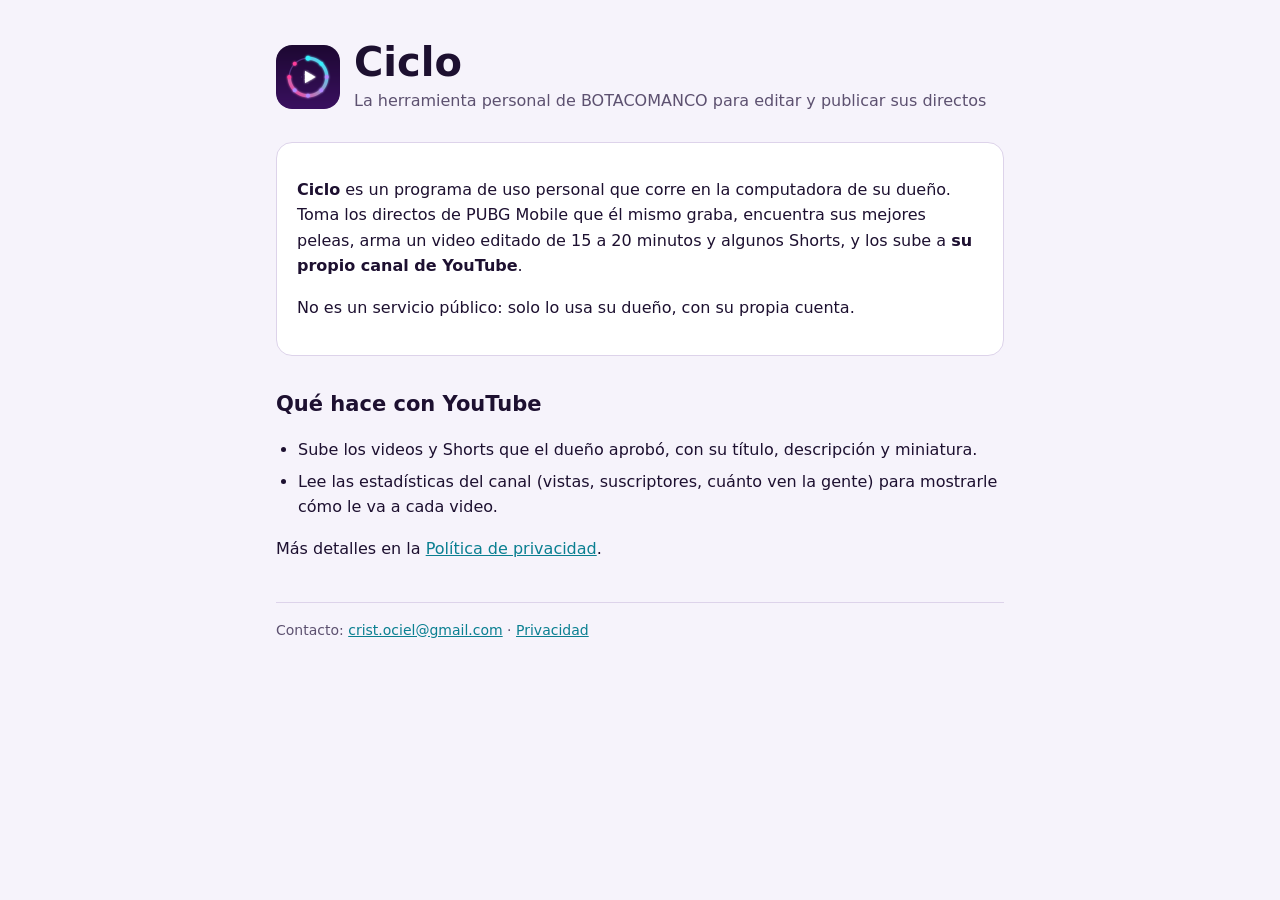
<file: index.html>
<!doctype html>
<html lang="es"><head><meta charset="utf-8"><meta name="viewport" content="width=device-width,initial-scale=1">
<title>Ciclo · editor de directos de BOTACOMANCO</title><meta name="description" content="Ciclo es la herramienta personal con la que BOTACOMANCO edita y publica sus directos de PUBG Mobile.">
<link rel="icon" href="logo.png"><link rel="stylesheet" href="estilo.css"></head>
<body><main>
<header><img src="logo.png" alt="Logo de Ciclo"><div><h1>Ciclo</h1><p class="sub">La herramienta personal de BOTACOMANCO para editar y publicar sus directos</p></div></header>
<div class="caja">
<p><b>Ciclo</b> es un programa de uso personal que corre en la computadora de su dueño. Toma los directos de PUBG Mobile que él mismo graba, encuentra sus mejores peleas, arma un video editado de 15 a 20 minutos y algunos Shorts, y los sube a <b>su propio canal de YouTube</b>.</p>
<p>No es un servicio público: solo lo usa su dueño, con su propia cuenta.</p>
</div>
<h2>Qué hace con YouTube</h2>
<ul>
<li>Sube los videos y Shorts que el dueño aprobó, con su título, descripción y miniatura.</li>
<li>Lee las estadísticas del canal (vistas, suscriptores, cuánto ven la gente) para mostrarle cómo le va a cada video.</li>
</ul>
<p>Más detalles en la <a href="privacidad.html">Política de privacidad</a>.</p>
<footer>Contacto: <a href="mailto:crist.ociel@gmail.com">crist.ociel@gmail.com</a> · <a href="privacidad.html">Privacidad</a></footer>
</main></body></html>
</file>
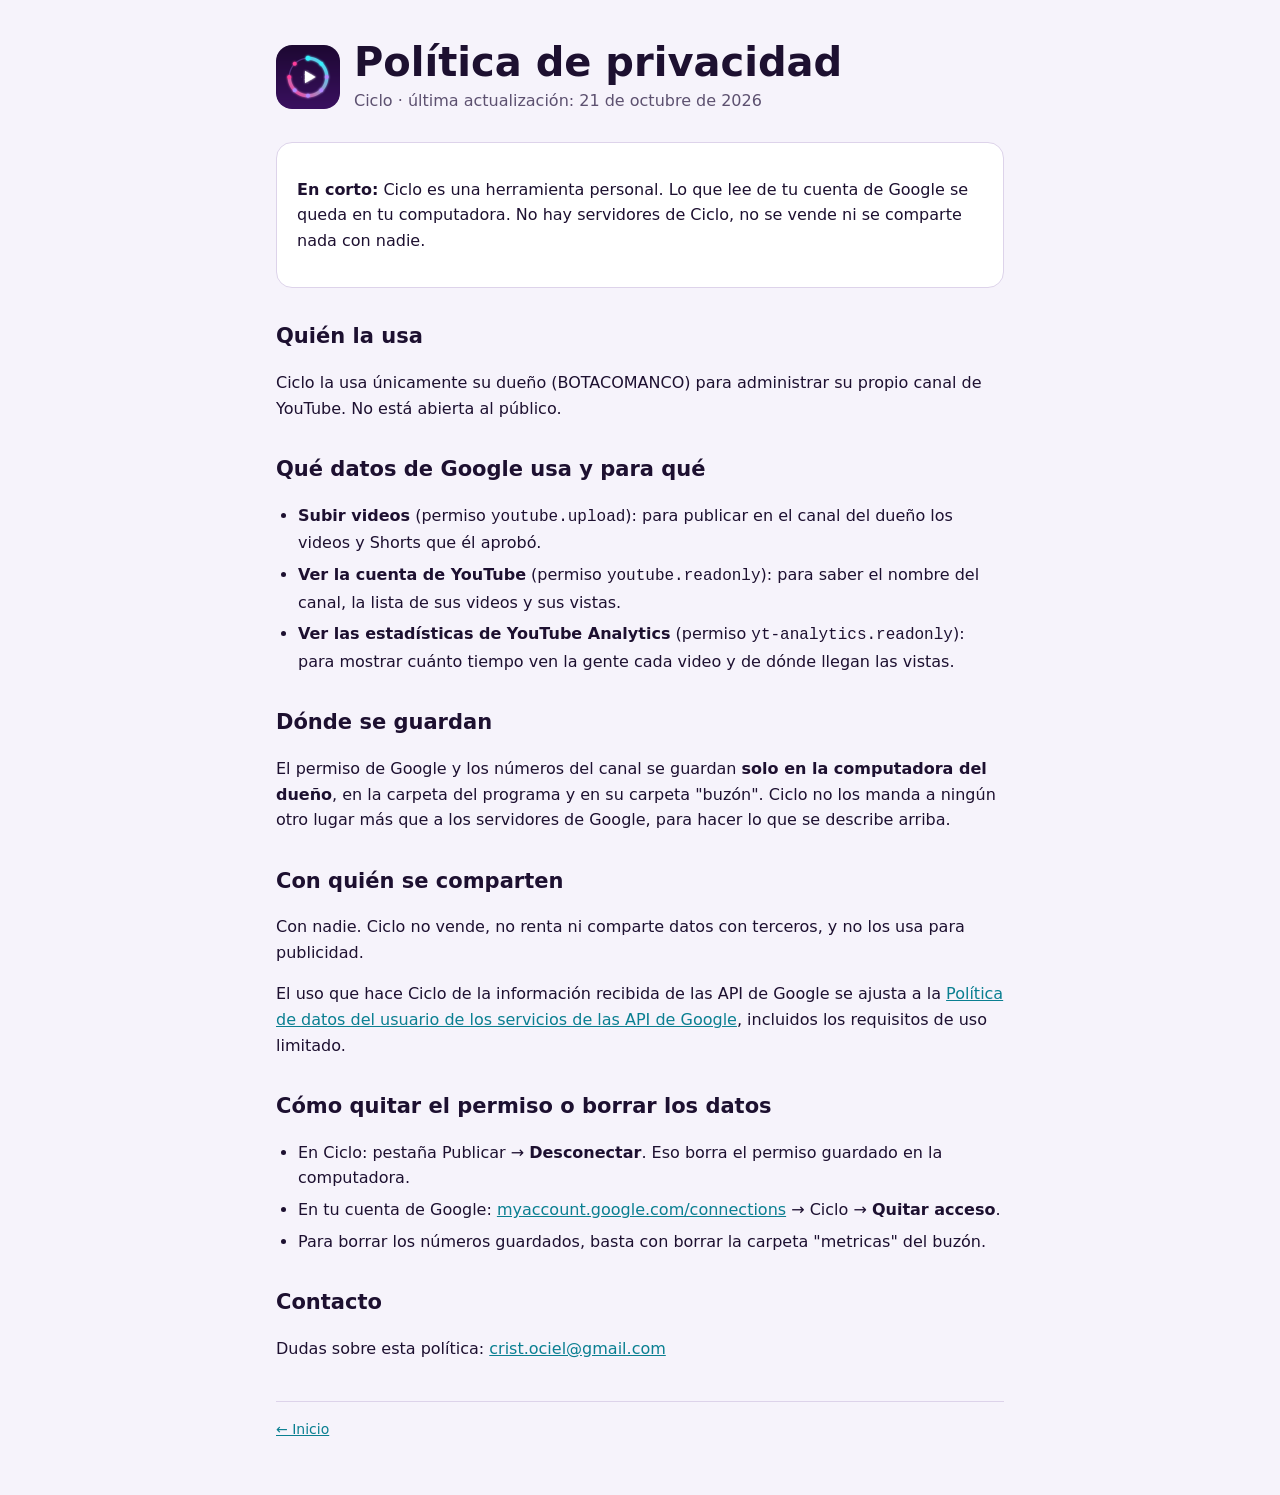
<file: privacidad.html>
<!doctype html>
<html lang="es"><head><meta charset="utf-8"><meta name="viewport" content="width=device-width,initial-scale=1">
<title>Política de privacidad · Ciclo</title><meta name="description" content="Qué datos usa Ciclo, dónde se guardan y cómo quitar el permiso.">
<link rel="icon" href="logo.png"><link rel="stylesheet" href="estilo.css"></head>
<body><main>
<header><img src="logo.png" alt="Logo de Ciclo"><div><h1>Política de privacidad</h1><p class="sub">Ciclo · última actualización: 21 de octubre de 2026</p></div></header>
<div class="caja"><p><b>En corto:</b> Ciclo es una herramienta personal. Lo que lee de tu cuenta de Google se queda en tu computadora. No hay servidores de Ciclo, no se vende ni se comparte nada con nadie.</p></div>
<h2>Quién la usa</h2>
<p>Ciclo la usa únicamente su dueño (BOTACOMANCO) para administrar su propio canal de YouTube. No está abierta al público.</p>
<h2>Qué datos de Google usa y para qué</h2>
<ul>
<li><b>Subir videos</b> (permiso <code>youtube.upload</code>): para publicar en el canal del dueño los videos y Shorts que él aprobó.</li>
<li><b>Ver la cuenta de YouTube</b> (permiso <code>youtube.readonly</code>): para saber el nombre del canal, la lista de sus videos y sus vistas.</li>
<li><b>Ver las estadísticas de YouTube Analytics</b> (permiso <code>yt-analytics.readonly</code>): para mostrar cuánto tiempo ven la gente cada video y de dónde llegan las vistas.</li>
</ul>
<h2>Dónde se guardan</h2>
<p>El permiso de Google y los números del canal se guardan <b>solo en la computadora del dueño</b>, en la carpeta del programa y en su carpeta "buzón". Ciclo no los manda a ningún otro lugar más que a los servidores de Google, para hacer lo que se describe arriba.</p>
<h2>Con quién se comparten</h2>
<p>Con nadie. Ciclo no vende, no renta ni comparte datos con terceros, y no los usa para publicidad.</p>
<p>El uso que hace Ciclo de la información recibida de las API de Google se ajusta a la <a href="https://developers.google.com/terms/api-services-user-data-policy">Política de datos del usuario de los servicios de las API de Google</a>, incluidos los requisitos de uso limitado.</p>
<h2>Cómo quitar el permiso o borrar los datos</h2>
<ul>
<li>En Ciclo: pestaña Publicar → <b>Desconectar</b>. Eso borra el permiso guardado en la computadora.</li>
<li>En tu cuenta de Google: <a href="https://myaccount.google.com/connections">myaccount.google.com/connections</a> → Ciclo → <b>Quitar acceso</b>.</li>
<li>Para borrar los números guardados, basta con borrar la carpeta "metricas" del buzón.</li>
</ul>
<h2>Contacto</h2>
<p>Dudas sobre esta política: <a href="mailto:crist.ociel@gmail.com">crist.ociel@gmail.com</a></p>
<footer><a href="index.html">← Inicio</a></footer>
</main></body></html>
</file>
<file: estilo.css>
:root{--bg:#13061f;--panel:#1f0b33;--text:#f3ecff;--muted:#b6a6d4;--accent:#36f1ff;--rosa:#ff3d9a;--line:#3b2159}
@media (prefers-color-scheme:light){:root{--bg:#f6f3fb;--panel:#ffffff;--text:#1d1030;--muted:#5d5170;--accent:#0a7f91;--rosa:#c8216f;--line:#ddd3ea}}
*{box-sizing:border-box}html{color-scheme:light dark}
body{margin:0;background:var(--bg);color:var(--text);font:16px/1.6 system-ui,"Segoe UI",Roboto,sans-serif}
main{max-width:760px;margin:0 auto;padding:40px 16px 60px}
header{display:flex;align-items:center;gap:14px;margin-bottom:28px}header img{width:64px;height:64px;border-radius:16px}
h1{font-size:clamp(28px,6vw,40px);line-height:1.1;margin:0}h2{margin:32px 0 8px;font-size:21px}
p,li{color:var(--text)}.sub{color:var(--muted);margin:4px 0 0}
.caja{background:var(--panel);border:1px solid var(--line);border-radius:16px;padding:18px 20px;margin:18px 0}
a{color:var(--accent)}ul{padding-left:22px}li{margin:6px 0}
footer{margin-top:40px;color:var(--muted);font-size:14px;border-top:1px solid var(--line);padding-top:16px}
</file>
